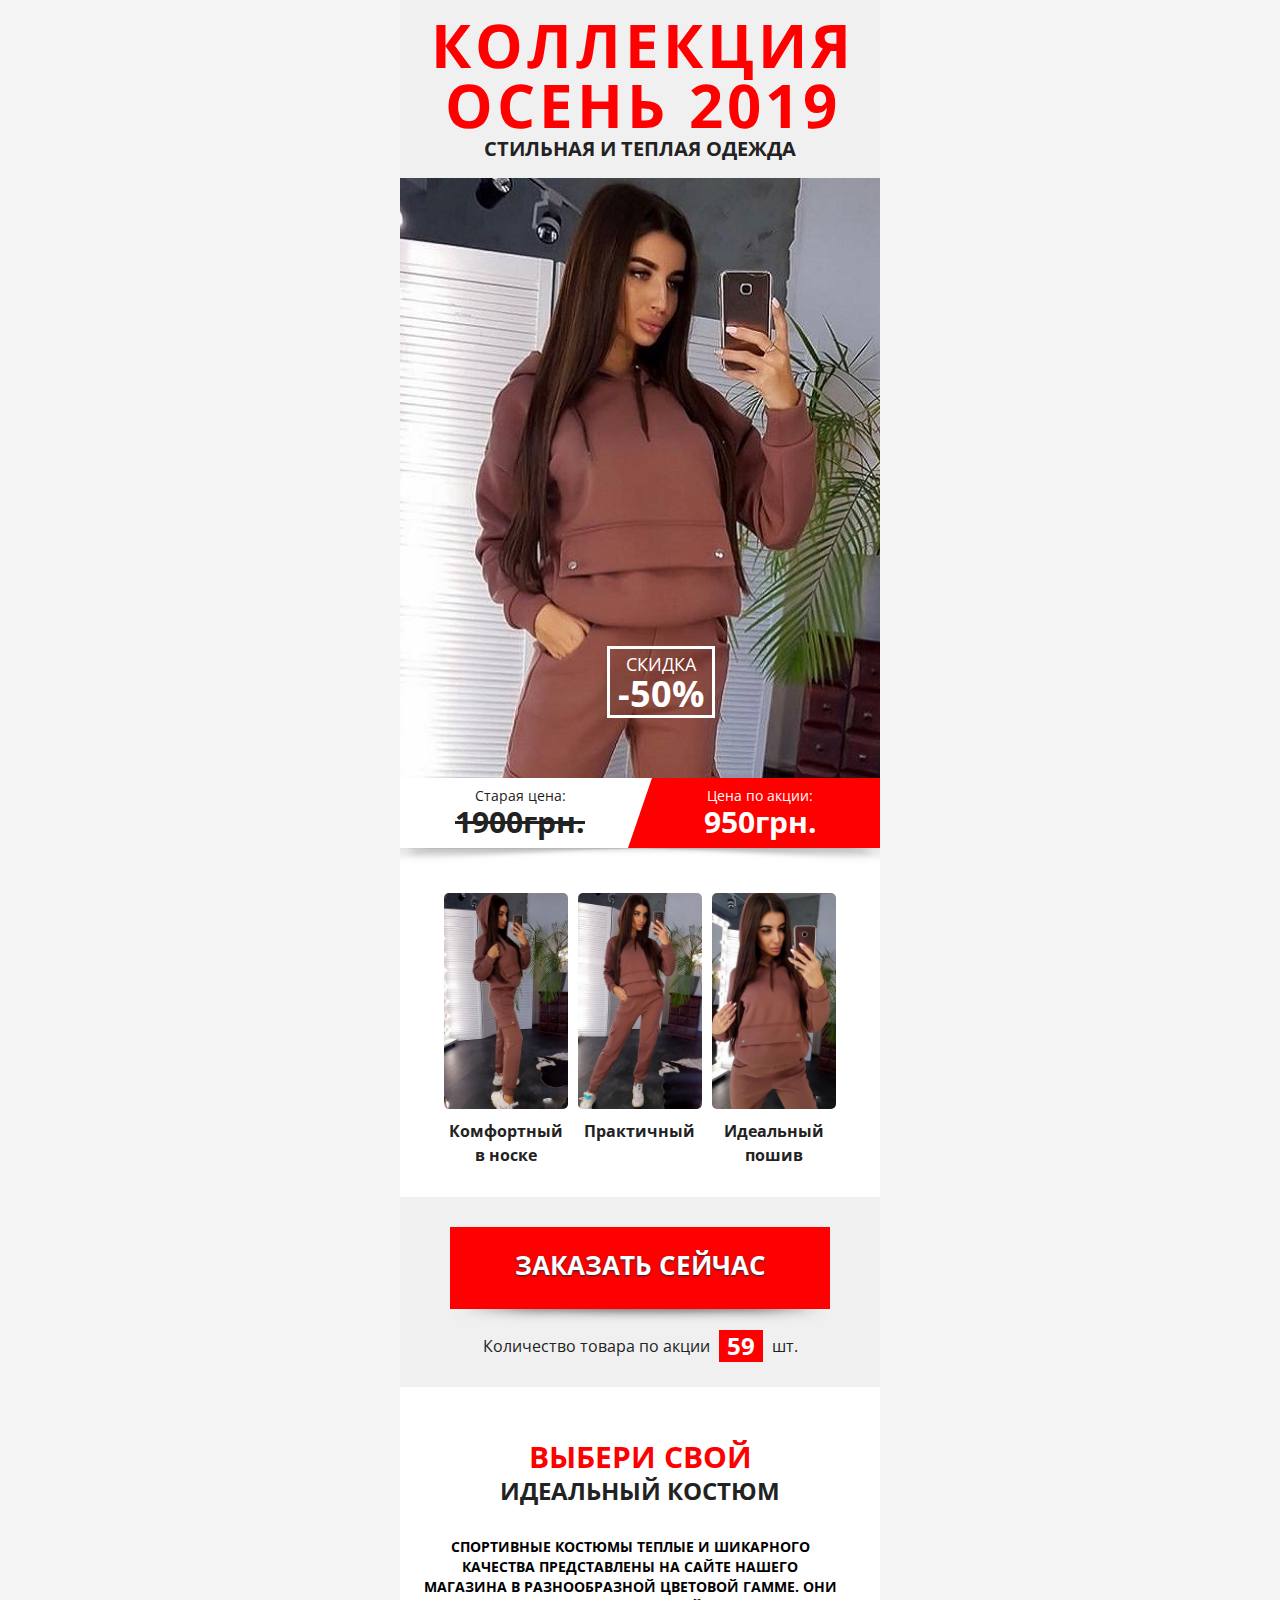
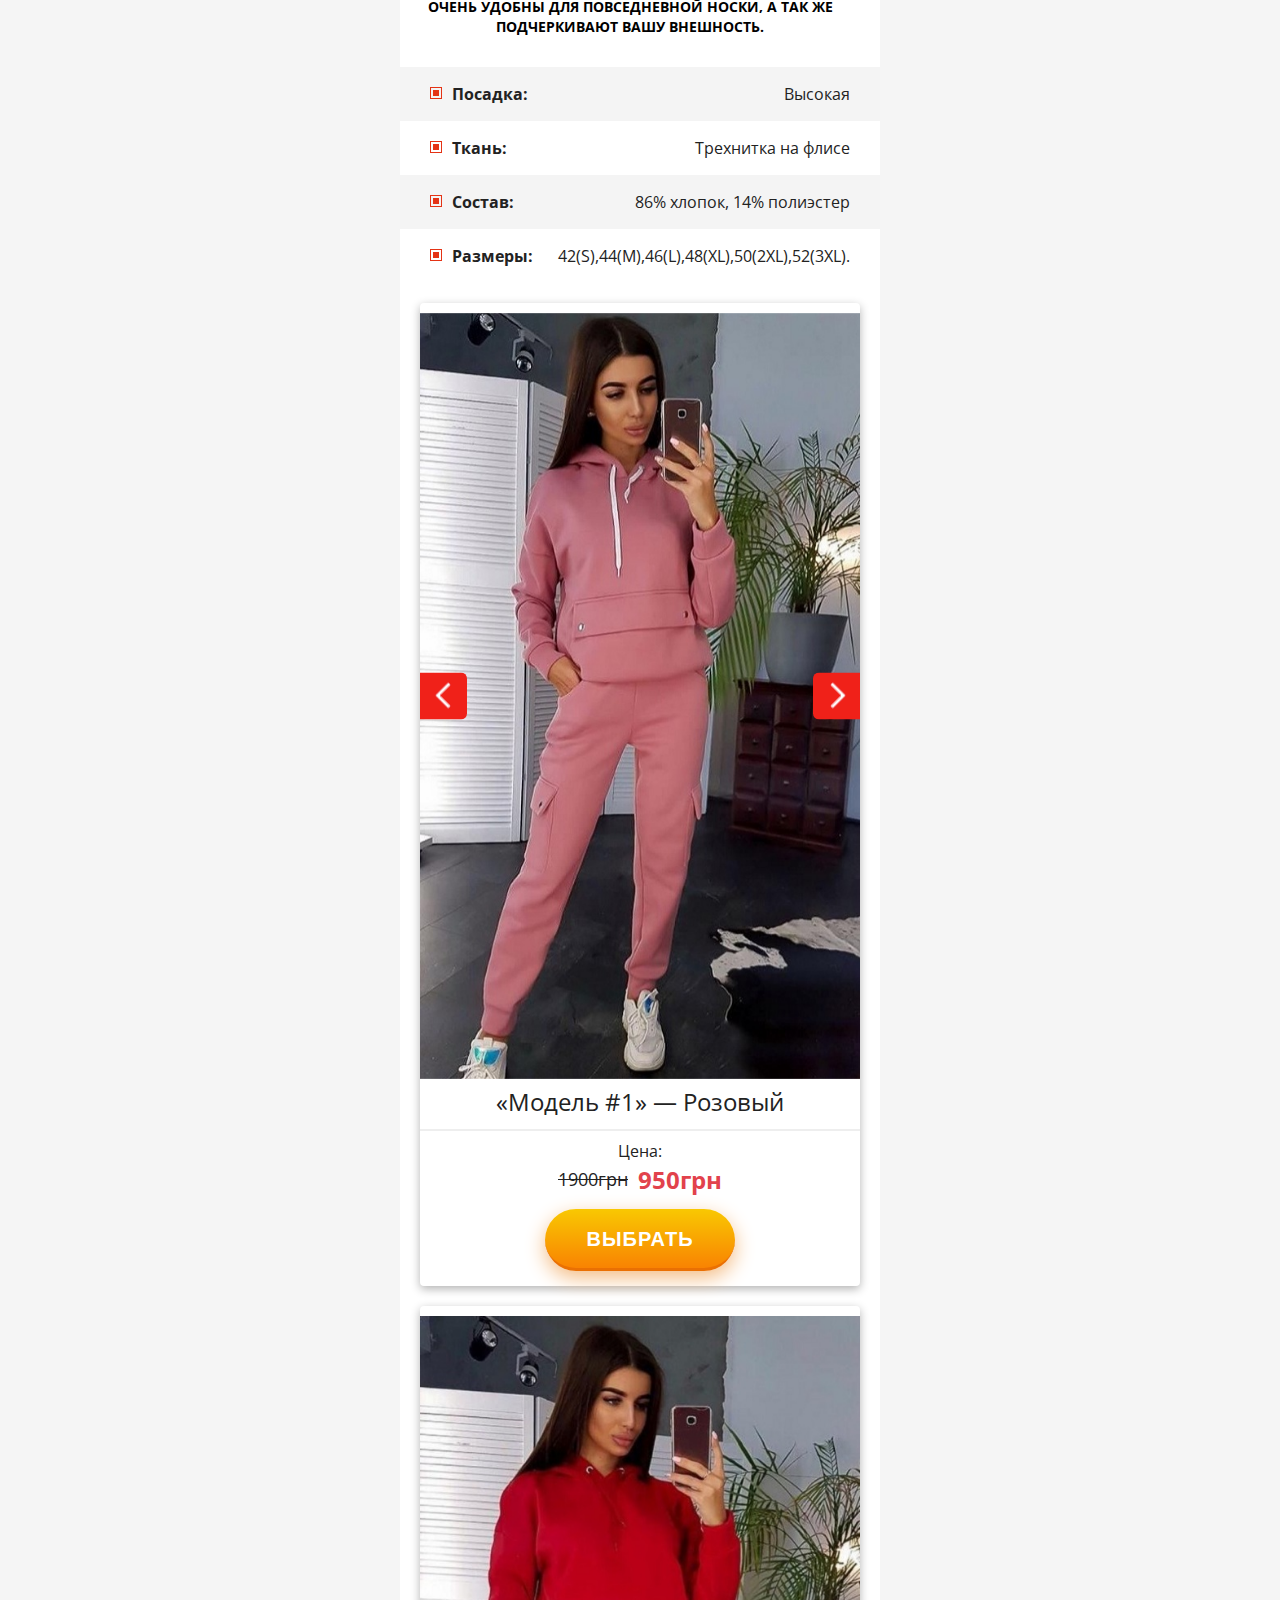
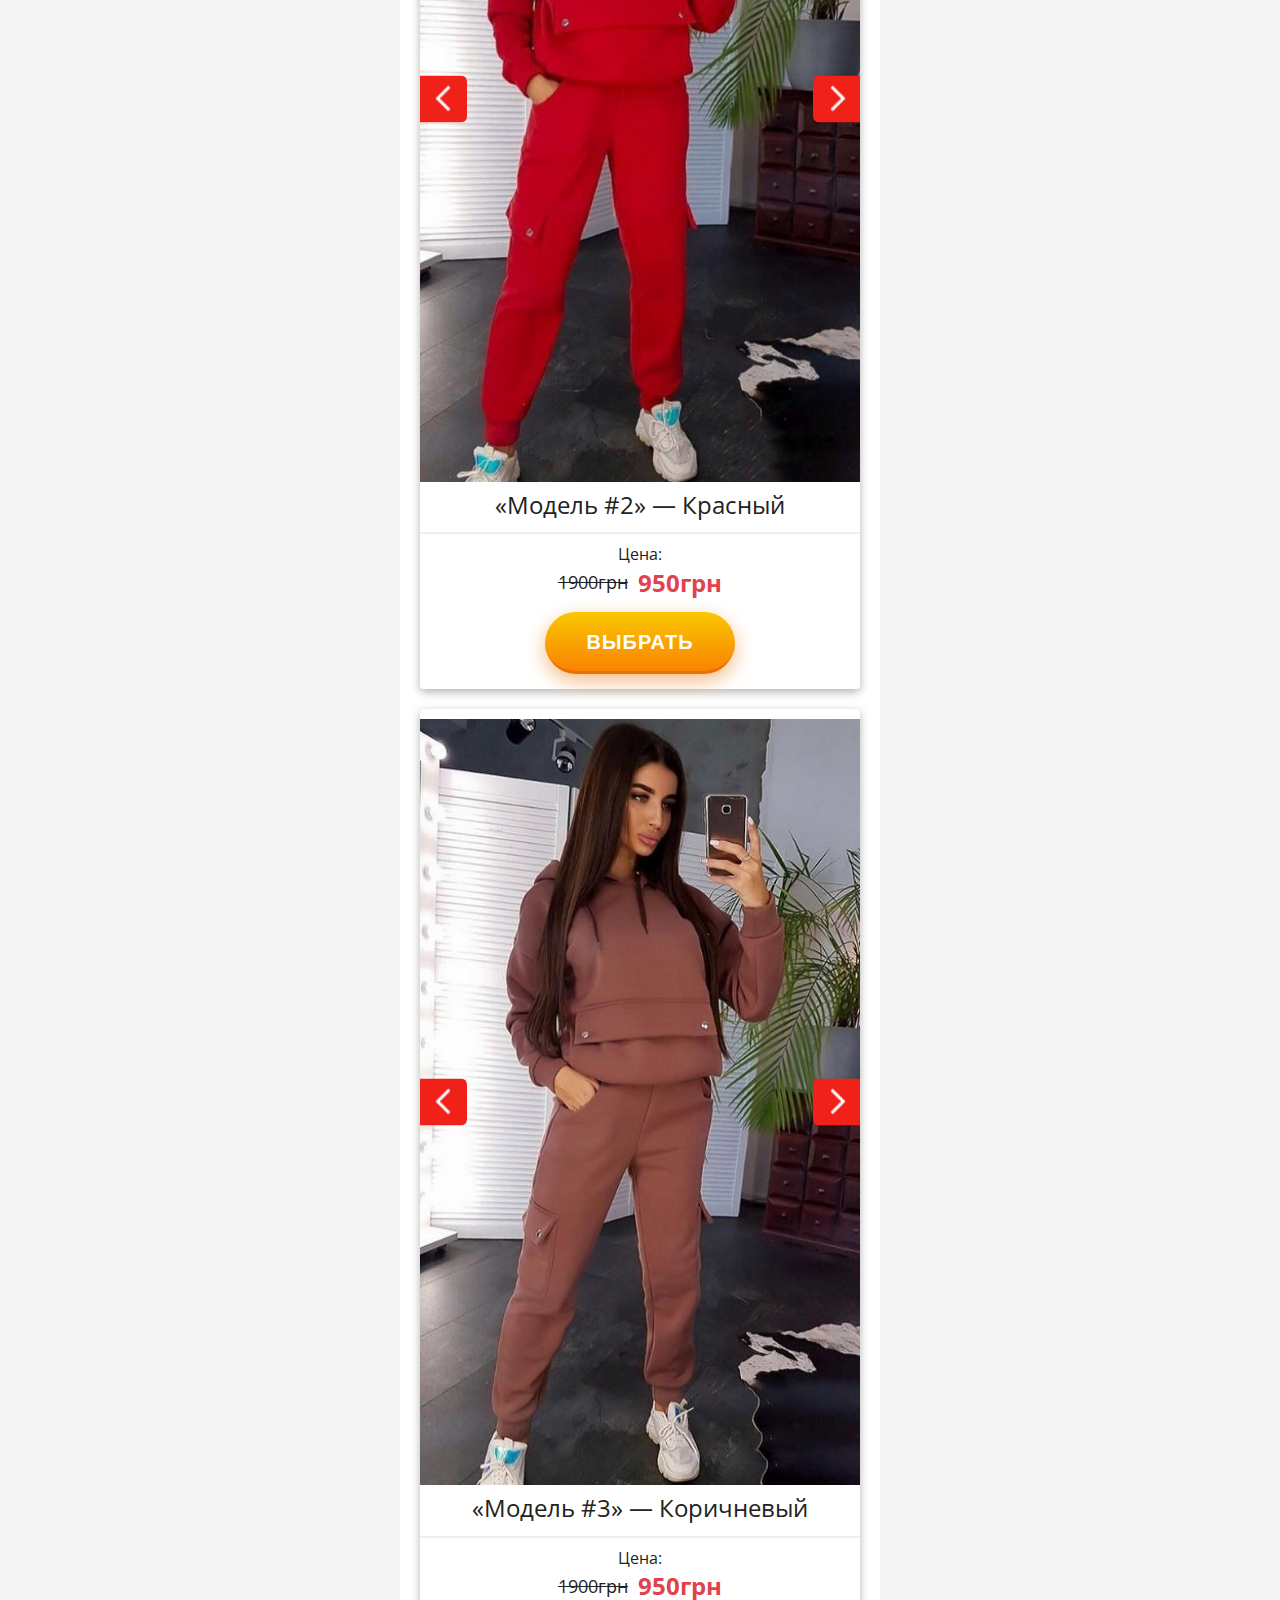
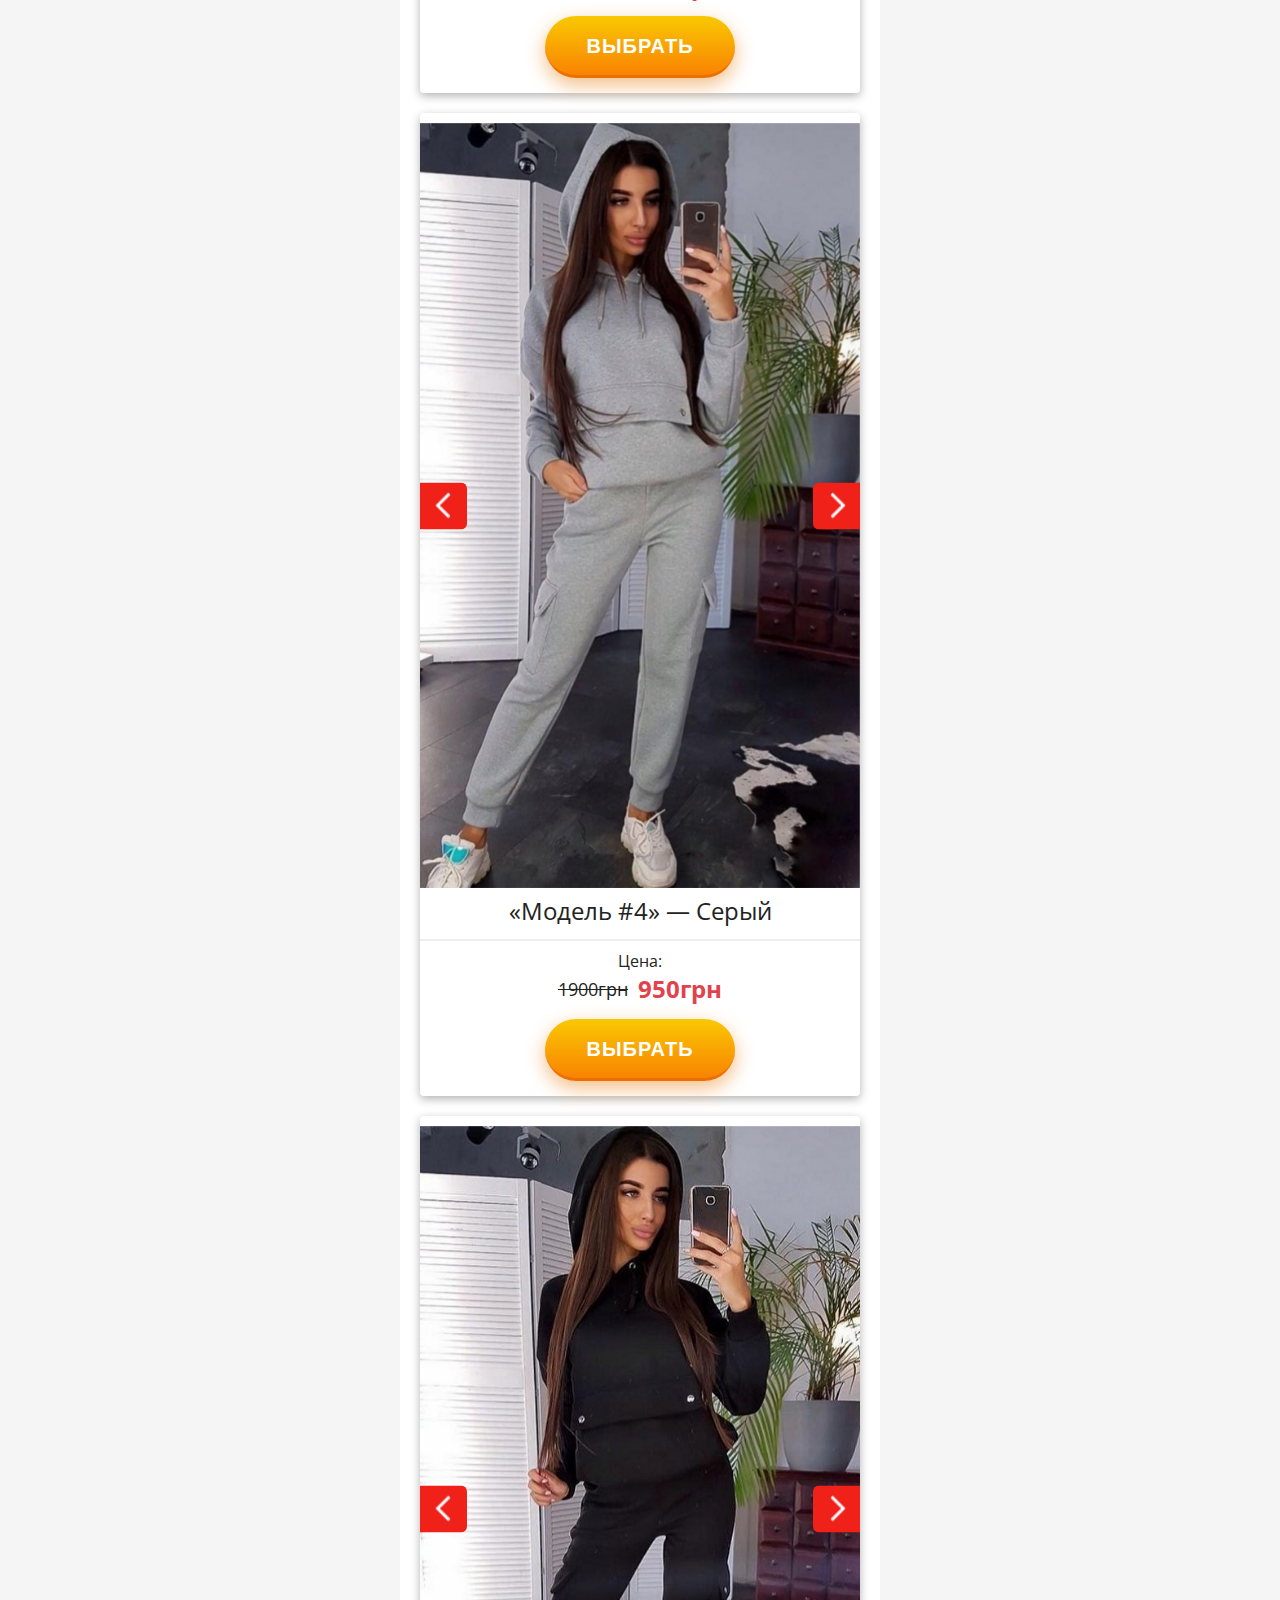
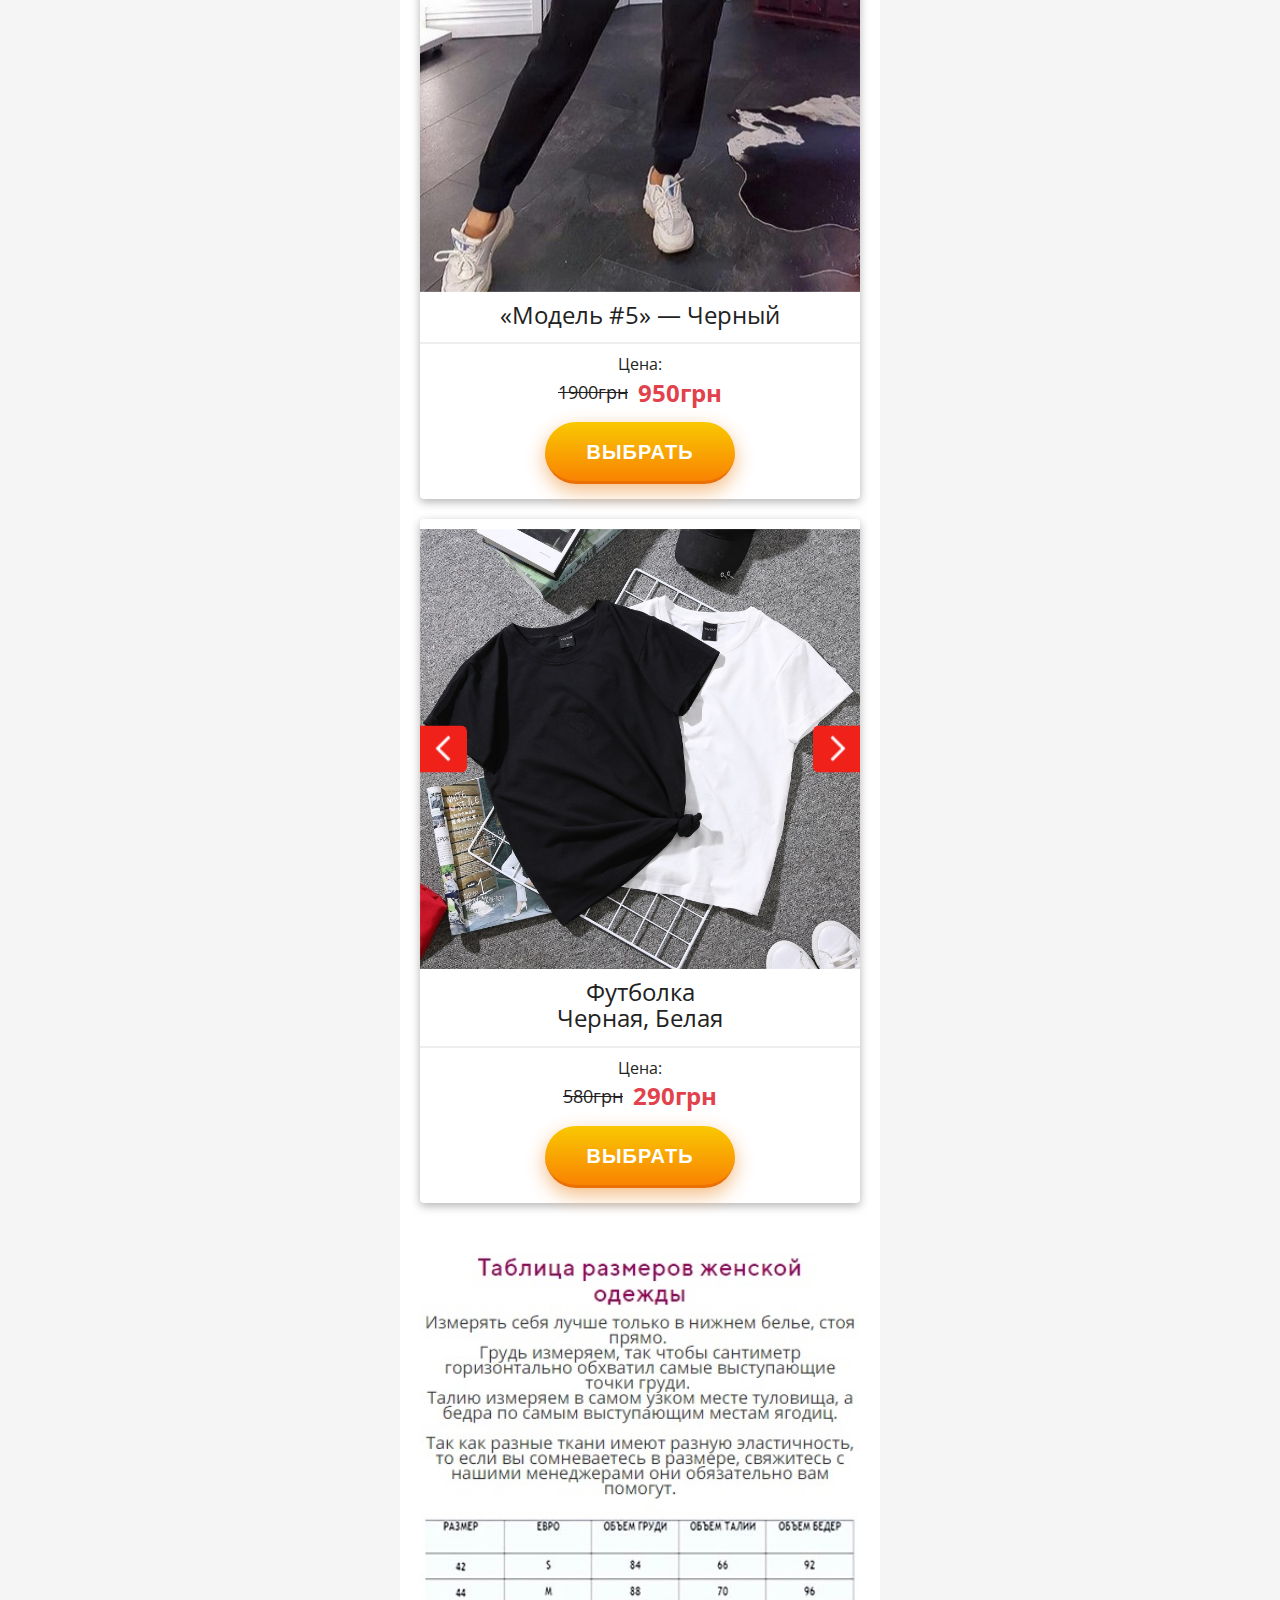
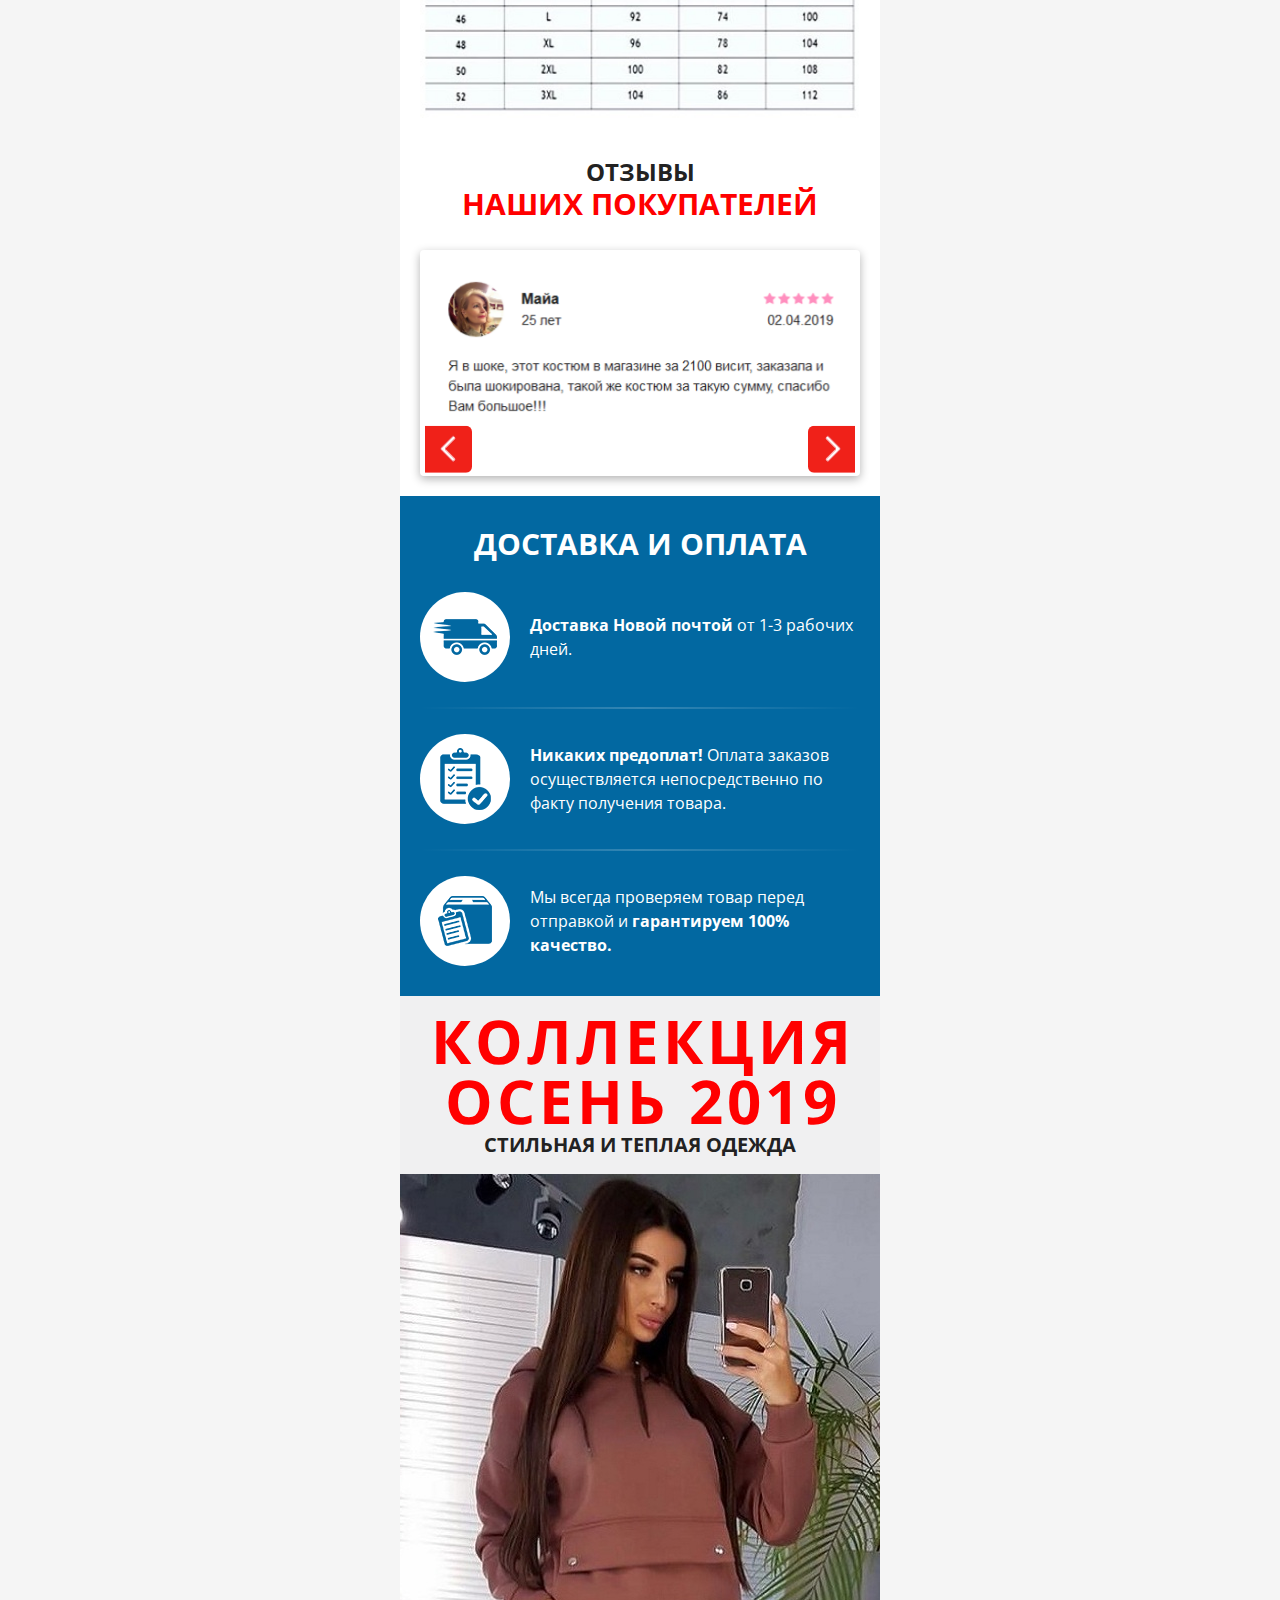
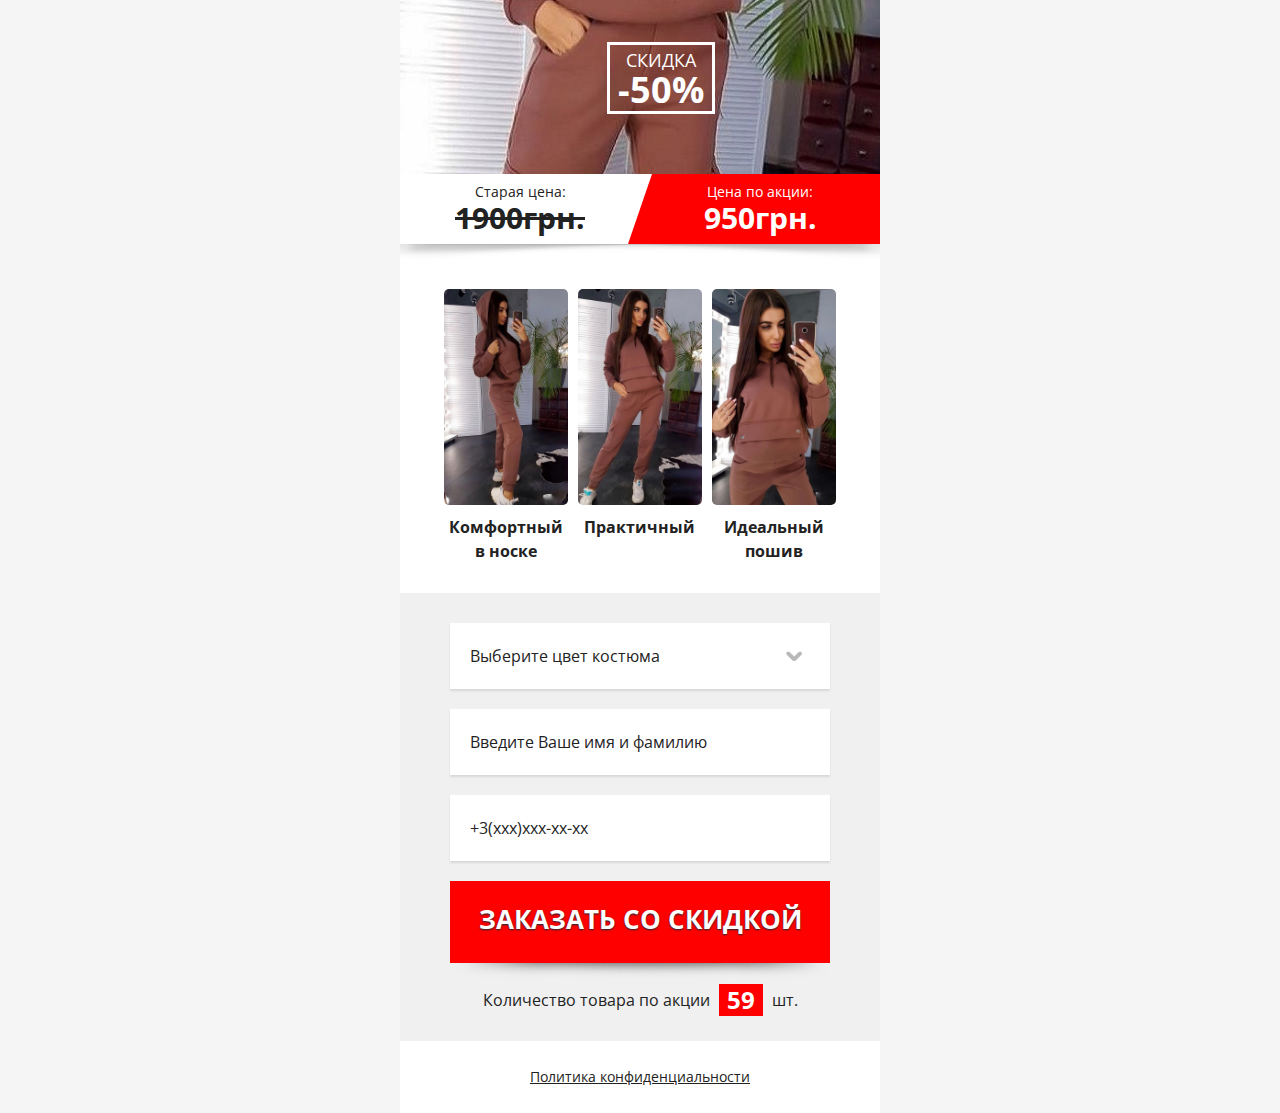
<file: index.html>
<!DOCTYPE html>
<html lang="ru">

<!-- Facebook Pixel Code -->
<script>
    ! function(f, b, e, v, n, t, s) {
        if (f.fbq) return;
        n = f.fbq = function() {
            n.callMethod ?
                n.callMethod.apply(n, arguments) : n.queue.push(arguments)
        };
        if (!f._fbq) f._fbq = n;
        n.push = n;
        n.loaded = !0;
        n.version = '2.0';
        n.queue = [];
        t = b.createElement(e);
        t.async = !0;
        t.src = v;
        s = b.getElementsByTagName(e)[0];
        s.parentNode.insertBefore(t, s)
    }(window, document, 'script',
        'https://connect.facebook.net/en_US/fbevents.js');
    fbq('init', '391275131579039');
    fbq('track', 'PageView');
</script>
<noscript><img height="1" width="1" style="display:none" src="https://www.facebook.com/tr?id=391275131579039&ev=PageView&noscript=1" /></noscript>
<!-- End Facebook Pixel Code -->

<head>
    <meta charset="utf-8">
    <title>Ветрозащитная зимняя парка</title>
    <!-- Favicon -->
    <link rel="shortcut icon" href="favicon.png" type="image/x-icon">



    <meta http-equiv="X-UA-Compatible" content="IE=edge" />
    <meta name="viewport" content="width=480">
    <meta name="description" content="Доставка от 1 дня,выгодное предложение,качественный материал выбор покупателей,успей купить по супер скидке">

    <link href="https://fonts.googleapis.com/css?family=Open+Sans:400,700&display=swap&subset=cyrillic" rel="stylesheet">

    <!-- CSS -->
    <link type="text/css" rel="stylesheet" href="files/heavy_duty_mobile_1/css/owl.carousel.min.css" />
    <link type="text/css" rel="stylesheet" href="files/heavy_duty_mobile_1/css/style.css" />

    <!-- JS -->
    <script src="files/_js/jquery-1.10.2.min.js" type="text/javascript"></script>
    <script type="text/javascript" src="files/_js/validation.js"></script>
    <script type="text/javascript" src="files/_js/ab.min.js"></script>
    <script type="text/javascript" src="files/_js/lastpack.js"></script>
    <script type="text/javascript" src="files/heavy_duty_mobile_1/js/owl.carousel.min.js"></script>
    <script type="text/javascript" src="files/heavy_duty_mobile_1/js/script.js"></script>
    <!-- Facebook Pixel Code -->
<script>
!function(f,b,e,v,n,t,s)
{if(f.fbq)return;n=f.fbq=function(){n.callMethod?
n.callMethod.apply(n,arguments):n.queue.push(arguments)};
if(!f._fbq)f._fbq=n;n.push=n;n.loaded=!0;n.version='2.0';
n.queue=[];t=b.createElement(e);t.async=!0;
t.src=v;s=b.getElementsByTagName(e)[0];
s.parentNode.insertBefore(t,s)}(window, document,'script',
'https://connect.facebook.net/en_US/fbevents.js');
fbq('init', '2511280095625144');
fbq('track', 'PageView');
</script>
<noscript><img height="1" width="1" style="display:none"
src="https://www.facebook.com/tr?id=2511280095625144&ev=PageView&noscript=1"
/></noscript>
<!-- End Facebook Pixel Code -->
</head>

<body>



    <div class="main_wrapper">
        <header class="offer_section">


            <div class="title_block">
                <h1 class="main_title">КОЛЛЕКЦИЯ ОСЕНЬ 2019</h1>
                <p class="subtitle">СТИЛЬНАЯ И ТЕПЛАЯ ОДЕЖДА</p>
            </div>
            <div class="info">
                <div class="discount">Скидка <b>-50%</b></div>
            </div>
            <div class="price_block clearfix">
                <div class="price_item old">
                    <div class="text">Старая цена:</div>
                    <div class="value"><span class="price_land_s2"> 1900</span><span class="price_land_curr">грн.</span></div>
                </div>
                <div class="price_item new">
                    <div class="text">Цена по акции:</div>
                    <div class="value"><span class="price_land_s1">950</span><span class="price_land_curr">грн.</span></div>
                </div>
            </div>
            <div class="benefits_block_wrapp">
                <div class="benefits_block clearfix">
                    <div class="benefit_item">
                        <img src="files/heavy_duty_mobile_1/img/15.jpg" alt="">
                        <p>Комфортный<br> в носке </p>
                    </div>
                    <div class="benefit_item">
                        <img src="files/heavy_duty_mobile_1/img/16.jpg" alt="">
                        <p>Практичный</p>
                    </div>
                    <div class="benefit_item">
                        <img src="files/heavy_duty_mobile_1/img/18.jpg" alt="">
                        <p>Идеальный пошив</p>
                    </div>
                </div>
            </div>
            <div class="button_block">
                <a href="#order_form" class="button">Заказать сейчас</a>
            </div>
            <div class="products_count">Количество товара по акции <span class="lastpack">22</span> шт.</div>
        </header>


        <h1 style="display: none;" class="main_title bg-dark" id="catalog">Каталог<span> моделей</span></h1><br>
        <section class="causes_section">
            <h2>ВЫБЕРИ СВОЙ <br> <span>ИДЕАЛЬНЫЙ КОСТЮМ</span></h2>
            <div class="causes_list clearfix">
                <div class="cause_item">
                    <p>Спортивные костюмы теплые и шикарного качества представлены на сайте нашего магазина в разнообразной цветовой гамме. Они очень удобны для повседневной носки, а так же подчеркивают вашу внешность.</p>
                </div>
            </div>
            <ul class="characteristics__list">
                <li><b>Посадка:</b>&nbsp; Высокая </li>
                <li><b>Ткань:</b>Трехнитка на флисе</li>
                <li><b>Состав:</b>86% хлопок, 14% полиэстер</li>
                <li><b>Размеры:</b>&nbsp; 42(S),44(M),46(L),48(ХL),50(2ХL),52(3ХL).</li>
            </ul>
        </section>
        <div class="catalog_container">
            <div class="cat_item">
                <div class="gallery owl-carousel">
                    <img src="files/heavy_duty_mobile_1/img/8774456476_138567776.jpg">
                    <img src="files/heavy_duty_mobile_1/img/8774456476_1385677761.jpg">
                </div>
                <h4>«Модель #1» — Розовый</h4>
                <div class="prices">
                    <p>Цена:</p>
                    <div class="old">1900грн</div>
                    <div class="new">950грн</div>
                </div>
                <a href="#order_form" class="button-m">Выбрать</a>
            </div>

            <div class="cat_item">
                <div class="gallery owl-carousel">
                    <img src="files/heavy_duty_mobile_1/img/8758291179_138567776.jpg">
                    <img src="files/heavy_duty_mobile_1/img/8758291179_1385677761.jpg">
                </div>
                <h4>«Модель #2» — Красный</h4>
                <div class="prices">
                    <p>Цена:</p>
                    <div class="old">1900грн</div>
                    <div class="new">950грн</div>
                </div>
                <a href="#order_form" class="button-m">Выбрать</a>
            </div>
            <div class="cat_item">
                <div class="gallery owl-carousel">
                    <img src="files/heavy_duty_mobile_1/img/8739099190_138567776.jpg">
                    <img src="files/heavy_duty_mobile_1/img/8739099190_1385677761.jpg">
                </div>
                <h4>«Модель #3» — Коричневый</h4>
                <div class="prices">
                    <p>Цена:</p>
                    <div class="old">1900грн</div>
                    <div class="new">950грн</div>
                </div>
                <a href="#order_form" class="button-m">Выбрать</a>
            </div>
            <div class="cat_item">
                <div class="gallery owl-carousel">
                    <img src="files/heavy_duty_mobile_1/img/8758273461_138567776.jpg">
                    <img src="files/heavy_duty_mobile_1/img/8758273461_1385677761.jpg">
                </div>
                <h4>«Модель #4» — Серый</h4>
                <div class="prices">
                    <p>Цена:</p>
                    <div class="old">1900грн</div>
                    <div class="new">950грн</div>
                </div>
                <a href="#order_form" class="button-m">Выбрать</a>
            </div>
            <div class="cat_item">
                <div class="gallery owl-carousel">
                    <img src="files/heavy_duty_mobile_1/img/8758273461_138567123.jpg">
                    <img src="files/heavy_duty_mobile_1/img/8758273461_1385671231.jpg">
                </div>
                <h4>«Модель #5» — Черный</h4>
                <div class="prices">
                    <p>Цена:</p>
                    <div class="old">1900грн</div>
                    <div class="new">950грн</div>
                </div>
                <a href="#order_form" class="button-m">Выбрать</a>
            </div>
            <div class="cat_item">
                <div class="gallery owl-carousel">
                    <img src="files/heavy_duty_mobile_1/img/81.jpg">
                    <img src="files/heavy_duty_mobile_1/img/84.jpg">
                </div>
                <h4>Футболка <br> Черная, Белая</h4>
                <div class="prices">
                    <p>Цена:</p>
                    <div class="old">580грн</div>
                    <div class="new">290грн</div>
                </div>
                <a href="#order_form" class="button-m">Выбрать</a>
            </div>

            <section class="causes_section">
                <img src="files/heavy_duty_mobile_1/img/99.jpg" alt="" style="width: 100%">
            </section>
            <section class="causes_section">
                <h2><span>Отзывы <br></span> наших покупателей</h2>
            </section>
            <section class="reviews3_section">

                <div class="cat_item">
                    <div class="gallery owl-carousel">
                        <img src="files/heavy_duty_mobile_1/img/kom1.png">
                        <img src="files/heavy_duty_mobile_1/img/kom2.png">
                        <img src="files/heavy_duty_mobile_1/img/kom3.png">
                    </div>
                </div>
                </div>
            </section>
            <section class="order_info_section">
                <h2>Доставка и оплата</h2>
                <div class="info_list">
                    <div class="info_item">
                        <div class="icon_block">
                            <div class="icon"></div>
                        </div>
                        <div class="text_block">
                            <p><b>Доставка Новой почтой</b> от 1-3 рабочих дней. </p>
                        </div>
                    </div>
                    <div class="info_item">
                        <div class="icon_block">
                            <div class="icon"></div>
                        </div>
                        <div class="text_block">
                            <p><b>Никаких предоплат!</b> Оплата заказов осуществляется непосредственно по факту получения товара.</p>
                        </div>
                    </div>
                    <div class="info_item">
                        <div class="icon_block">
                            <div class="icon"></div>
                        </div>
                        <div class="text_block">
                            <p>Мы всегда проверяем товар перед отправкой и <b>гарантируем 100% качество.</b></p>
                        </div>
                    </div>
                </div>
            </section>
            <section class="offer_section">
                <div class="title_block">
                    <h1 class="main_title">КОЛЛЕКЦИЯ ОСЕНЬ 2019</h1>
                    <p class="subtitle">СТИЛЬНАЯ И ТЕПЛАЯ ОДЕЖДА</p>
                </div>
                <div class="info">
                    <div class="discount">Скидка <b>-50%</b></div>
                </div>
                <div class="price_block clearfix">
                    <div class="price_item old">
                        <div class="text">Старая цена:</div>
                        <div class="value"><span class="price_land_s2">1900</span><span class="price_land_curr">грн.</span></div>
                    </div>
                    <div class="price_item new">
                        <div class="text">Цена по акции:</div>
                        <div class="value"><span class="price_land_s1">950</span><span class="price_land_curr">грн.</span></div>
                    </div>
                </div>
                <div class="benefits_block_wrapp">
                    <div class="benefits_block clearfix">
                        <div class="benefit_item">
                            <img src="files/heavy_duty_mobile_1/img/15.jpg" alt="">
                            <p>Комфортный<br> в носке </p>
                        </div>
                        <div class="benefit_item">
                            <img src="files/heavy_duty_mobile_1/img/16.jpg" alt="">
                            <p>Практичный</p>
                        </div>
                        <div class="benefit_item">
                            <img src="files/heavy_duty_mobile_1/img/18.jpg" alt="">
                            <p>Идеальный пошив</p>
                        </div>
                    </div>
                </div>
                <form id="order_form" class="order_form orderformcdn" action="zakaz.php" method="post">
                    <select class="input" name="product_id" required="">
                        <option selected="" disabled="">Выберите цвет костюма</option>
                        <option value="51">Костюм Розовый</option>
                        <option value="52">Костюм Черный</option>
                        <option value="53">Костюм Серый</option>
                        <option value="54">Костюм Коричневый</option>
                        <option value="55">Костюм Красный</option>
                        <option value="32">Футболка Черная</option>
                        <option value="33">Футболка Белая</option>
                    </select>
                    <input class="input" type="text" name="name" placeholder="Введите Ваше имя и фамилию" required="">
                    <input class="input" type="text" name="phone" required="" placeholder="+3(xxx)xxx-xx-xx" maxlength="16">
                    <input type="hidden" name="comment">
                    <input type="hidden" name="utm_source" value="">
                    <input type="hidden" name="utm_medium" value="">
                    <input type="hidden" name="utm_campaign" value="">
                    <input type="hidden" name="utm_term" value="">
                    <input type="hidden" name="utm_content" value="">
                    <div class="button_block">
                        <button class="button" type="submit" onclick="fbq('track', 'Lead');">Заказать со скидкой</button>
                    </div>
                </form>
                <div class="products_count">Количество товара по акции <span class="lastpack">22</span> шт.</div>
            </section>
            <footer class="footer_section">

                <a target="_blank" href="politics.html">Политика конфиденциальности</a><br>

            </footer>
        </div>

        <script>
            (function(w, d, s, h, id) {
                w.roistatProjectId = id;
                w.roistatHost = h;
                var p = d.location.protocol == "https:" ? "https://" : "http://";
                var u = /^.*roistat_visit=[^;]+(.*)?$/.test(d.cookie) ? "/dist/module.js" : "/api/site/1.0/" + id + "/init";
                var js = d.createElement(s);
                js.async = 1;
                js.src = p + h + u;
                var js2 = d.getElementsByTagName(s)[0];
                js2.parentNode.insertBefore(js, js2);
            })(window, document, 'script', 'cloud.roistat.com', '06479a9d8533e343f7ec4a0bb375c9df');
        </script>

</body>

</html>
</file>
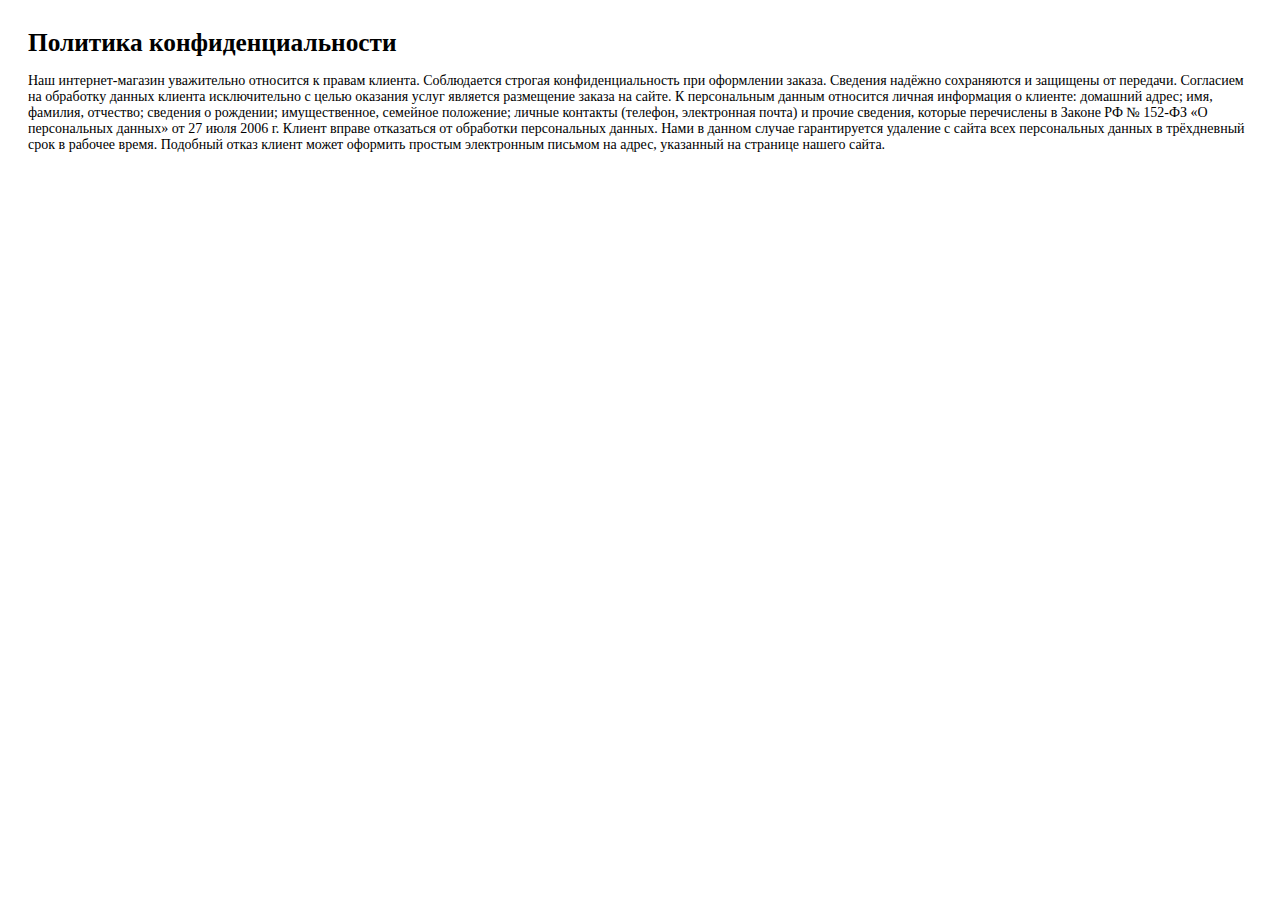
<file: politics.html>
<html>
<head>
	<title>Политика конфиденциальности</title>
<meta charset="UTF-8" />
</head>
<body>
<div style="padding: 20px; font-size: 14px;font-family: 'PT Sans';">
	<h1 style="font-family: 'PT Sans'; padding: 0; margin: 0; margin-bottom: 16px; font-size:19pt; font-weight: bold;">Политика конфиденциальности</h1>
		
Наш интернет-магазин уважительно относится к правам клиента. Соблюдается строгая конфиденциальность при оформлении заказа. Сведения надёжно сохраняются и защищены от передачи.

Согласием на обработку данных клиента исключительно с целью оказания услуг является размещение заказа на сайте.

К персональным данным относится личная информация о клиенте: домашний адрес; имя, фамилия, отчество; сведения о рождении; имущественное, семейное положение; личные контакты (телефон, электронная почта) и прочие сведения, которые перечислены в Законе РФ № 152-ФЗ «О персональных данных» от 27 июля 2006 г.

Клиент вправе отказаться от обработки персональных данных. Нами в данном случае гарантируется удаление с сайта всех персональных данных в трёхдневный срок в рабочее время. Подобный отказ клиент может оформить простым электронным письмом на адрес, указанный на странице нашего сайта.
</body>
</html>
</file>
<file: files/heavy_duty_mobile_1/css/style.css>
/* reset */
html, body, div, span, applet, object, iframe,
h1, h2, h3, h4, h5, h6, p, blockquote, pre,
a, abbr, acronym, address, big, cite, code,
del, dfn, em, img, ins, kbd, q, s, samp,
small, strike, strong, sub, sup, tt, var,
b, u, i, center,
dl, dt, dd, ol, ul, li,
fieldset, form, label, legend,
table, caption, tbody, tfoot, thead, tr, th, td,
article, aside, canvas, details, embed,
figure, figcaption, footer, header, hgroup,
menu, nav, output, ruby, section, summary,
time, mark, audio, video {
    margin: 0;
    padding: 0;
    border: 0;
    font-size: 100%;
    font: inherit;
    vertical-align: baseline;
}

article, aside, details, figcaption, figure,
footer, header, hgroup, menu, nav, section {
    display: block;
}

ol, ul {
    list-style: none;
}

blockquote, q {
    quotes: none;
}

blockquote:before, blockquote:after,
q:before, q:after {
    content: "";
    content: none;
}

table {
    border-collapse: collapse;
    border-spacing: 0;
}

a, input, button {
    outline: none;
}

a {
    background-color: transparent;
    text-decoration: underline;
    -webkit-text-decoration-skip: objects;
}

input, button {
    margin: 0;
    padding: 0;
    border: 0;
    background: none;
    -webkit-appearance: none;
    -moz-appearance: none;
    appearance: none;
}

/* styles */
* {
    -webkit-box-sizing: border-box;
    -moz-box-sizing: border-box;
    box-sizing: border-box;
}

html {
    -webkit-text-size-adjust: none;
    -ms-text-size-adjust: none;
    -moz-text-size-adjust: none;
    text-size-adjust: none;
    -webkit-font-smoothing: antialiased;
    -moz-osx-font-smoothing: grayscale;
}

body {
    min-width: 480px;
    background: #f5f5f5;
    font-family: 'Open Sans', sans-serif;
    font-weight: 400;
    font-size: 16px;
    line-height: 24px;
    color: #222;
    cursor: default;
}

.main_wrapper {
    margin: 0 auto;
    width: 480px;
    background: #fff;
}

.clearfix:after {
    content: "";
    display: block;
    clear: both;
}

img {
    max-width: 100%;
    height: auto;
}

b {
    font-weight: 700;
}

.phone-sites {
    display: flex;
    justify-content: center;
}

.phone-sites a {
    font-size: 22px;
    color: #333;
    padding: 10px;
    text-decoration: none;
}

.phone-site {
    display: flex;
    justify-content: center;
    background: white;
}

.phone-site a {
    font-size: 22px;
    color: #333;
    padding: 10px;
    text-decoration: none;
    padding-top: 30px;
}

.cat_item .sales b {
    color: #e2424c;
    font-size: 18px;
    line-height: 1.2em;
    transform: rotate(-47deg);
    display: block;
    margin: 3px 0 0 5px;
}

.cat_item {
    letter-spacing: normal;
    background: #fff;
    margin: 0 20px 20px 20px;
    -webkit-box-shadow: 0px 3px 10px 0px rgba(0, 0, 0, 0.3);
    -moz-box-shadow: 0px 3px 10px 0px rgba(0, 0, 0, 0.3);
    box-shadow: 0px 3px 10px 0px rgba(0, 0, 0, 0.3);
    border-radius: 4px;
    position: relative;
    padding-top: 10px;
    padding-bottom: 15px;
}

.cat_item .sales {
    position: absolute;
    top: 0;
    left: 0;
    width: 81px;
    height: 81px;
    background: url(../images/catalog_price.png) 50% 50% no-repeat;
    overflow: hidden;
}

.cat_item>img {
    display: block;
    margin: 0px auto;
}

.cat_item>h4 {
    font-size: 24px;
    line-height: 1.1em;
    text-align: center;
    padding: 10px 0 14px;
    border-bottom: 2px solid #eeeeee;
    margin-bottom: 8px;
}

.cat_item .prices {
    text-align: center;
    margin-bottom: 16px;
}

.cat_item .prices p {
    font-size: 16px;
    margin-bottom: 3px;
}

.cat_item .prices .old {
    font-size: 18px;
    line-height: 1.2em;
    text-decoration: line-through;
}

.cat_item .prices div {
    display: inline-block;
    vertical-align: middle;
    margin: 0 3px;
}

.cat_item .prices .new {
    color: #e2424c;
    font-size: 24px;
    line-height: 1.1em;
    font-weight: 700;
}

.cat_item a.button-m {
    width: 190px;
    height: 62px;
    line-height: 60px;
    border-bottom: 3px #ea7003 solid;
    font-size: 20px;
}

.button-m {
    border: none;
    cursor: pointer;
    font-family: 'Proxima Nova', sans-serif;
    font-weight: 700;
    text-transform: uppercase;
    height: 86px;
    width: 400px;
    display: block;
    border-radius: 40px;
    line-height: 80px;
    text-decoration: none;
    text-align: center;
    background: linear-gradient(to bottom, #f9c802, #f98302);
    border-bottom: 4px solid #ea7003;
    -webkit-box-shadow: 0px 7px 20px 0px rgba(244, 189, 133, 1);
    -moz-box-shadow: 0px 7px 20px 0px rgba(244, 189, 133, 1);
    box-shadow: 0px 7px 20px 0px rgba(244, 189, 133, 1);
    font-size: 28px;
    letter-spacing: 1px;
    margin: 0px auto;
    color: #fff;
    position: relative;
}

/* button */
.button_block {
    margin: 0 auto;
    width: 380px;
    height: 82px;
    position: relative;
}

.button_block:before {
    display: block;
    content: '';
    width: 100%;
    height: 17px;
    background: url("../img/button_shadow.png") center top no-repeat;
    position: absolute;
    left: 0;
    bottom: -17px;
}

.button_block .button {
    display: block;
    width: 100%;
    height: 76px;
    background: red;
    -webkit-box-shadow: 0 6px 0 #025786;
    -moz-box-shadow: 0 6px 0 #e39b00;
    box-shadow: 0 6px 0 red;
    font-family: 'Open Sans', sans-serif;
    font-weight: 700;
    font-size: 26px;
    line-height: 76px;
    color: #ffffff;
    text-shadow: 0 1px 2px #182b35;
    text-transform: uppercase;
    text-decoration: none;
    text-align: center;
    cursor: pointer;
    position: relative;
}

.button_block .button:hover {
    background: #0083CC;
}

.button_block .button:active {
    -webkit-box-shadow: 0 5px 0 #0268a1;
    -moz-box-shadow: 0 5px 0 #0268a1;
    box-shadow: 0 5px 0 #0268a1;
    top: 1px;
}

/* titles */
h2 {
    font-weight: 700;
    font-size: 30px;
    line-height: 36px;
    text-transform: uppercase;
    text-align: center;
}

/* offer */
.offer_section {
    padding: 0 0 25px;
    background: #f0f0f1;
}

.offer_section .title_block {
    padding: 15px 20px;
    font-weight: 700;
    text-transform: uppercase;
    text-align: center;
}

.offer_section .title_block .main_title {
    margin: 0 0 0 5px;
    font-size: 60px;
    line-height: 60px;
    letter-spacing: 4px;
    color: red;
}

.offer_section .title_block .subtitle {
    font-size: 20px;
    line-height: 28px;
}

.offer_section .info {
    padding: 85px 0 0;
    height: 600px;
    background: #153c58 url("../img/offer-bg.jpg") center top no-repeat;
    position: relative;
}

.offer_section .info .country {
    margin: 0 0 35px 60px;
    font-weight: 700;
    font-size: 14px;
    line-height: 20px;
    color: #fff;
    text-transform: uppercase;
}

/*sect4*/
.causes_section .benefit_item {
    margin: 0 0 10px;
    padding: 20px 200px 0 20px;
    height: 250px;
    background: #1e2223;
}

.causes_section .benefit_item:nth-child(1) {
    background: #1e2223 url(../img/s4_benef1.jpg) 100% 50% no-repeat;
}

.causes_section .benefit_item:nth-child(2) {
    background: #1e2223 url(../img/s4_benef2.jpg) 100% 50% no-repeat;
}

.causes_section .benefit_item:nth-child(3) {
    background: #1e2223 url(../img/s4_benef3.jpg) 100% 50% no-repeat;
}

.causes_section .benefit_item>h3 {
    text-transform: uppercase;
    font-family: 'Bebas Neue', sans-serif;
    color: #76e4e8;
    font-weight: 700;
    font-size: 30px;
    line-height: 1.1em;
    margin-bottom: 25px;
}

.causes_section .benefit_item>ul>li {
    color: #fff;
    padding: 0 0 0 25px;
    line-height: 1.6em;
    background: url(../img/benef_ul.png) 0% 6px no-repeat;
    margin-bottom: 22px;
}

.causes_section .product_count {
    color: #222;
}

.offer_section .info .discount {
    position: absolute;
    width: 108px;
    font-size: 18px;
    line-height: 30px;
    text-transform: uppercase;
    text-align: center;
    right: 165px;
    bottom: 60px;
    color: #fff;
    border: 3px solid #fff;
}

.offer_section .info .discount b {
    font-size: 36px;
    color: white;
}

.offer_section .price_block {
    margin: 0;
    position: relative;
}

.offer_section .price_block:before {
    display: block;
    content: '';
    width: 100%;
    height: 21px;
    background: url("../img/offer__price_shadow.png") center top no-repeat;
    position: absolute;
    left: 0;
    bottom: -21px;
}

.offer_section .price_block .price_item {
    float: left;
    padding: 11px 0 0;
    width: 50%;
    height: 70px;
    text-align: center;
}

.offer_section .price_block .price_item.old {
    background: #fff;
}

.offer_section .price_block .price_item.old:after {
    display: block;
    content: '';
    border-bottom: 70px solid red;
    border-left: 24px solid #fff;
    position: absolute;
    top: 0;
    left: 50%;
    margin-left: -12px;
}

.offer_section .price_block .price_item.new {
    background: red;
    color: #fff;
}

.offer_section .price_block .text {
    margin: 0 0 4px;
    font-size: 14px;
    line-height: 14px;
}

.offer_section .price_block .value {
    font-weight: 700;
    font-size: 30px;
    line-height: 30px;
}

.offer_section .price_block .price_item.old .value {
    text-decoration: line-through;
}

.offer_section .products_count {
    margin: 25px 0 0;
    text-align: center;
}

.offer_section .products_count span {
    display: inline-block;
    vertical-align: middle;
    margin: -4px 5px 0;
    padding: 4px 8px;
    background: red;
    font-weight: 700;
    font-size: 24px;
    color: #fff;
}

.offer_section .input {
    display: block;
    margin: 0 auto 20px;
    padding: 0 20px;
    width: 380px;
    height: 66px;
    background-color: #fff;
    -webkit-box-shadow: 0 2px 2px rgba(0, 0, 0, 0.1);
    -moz-box-shadow: 0 2px 2px rgba(0, 0, 0, 0.1);
    box-shadow: 0 2px 2px rgba(0, 0, 0, 0.1);
    font-family: 'Open Sans', sans-serif;
    font-weight: 400;
    font-size: 16px;
    color: #222;
    text-align: left;
}

.offer_section .input::-webkit-input-placeholder {
    opacity: 1;
    color: #222;
}

.offer_section .input:-moz-placeholder {
    opacity: 1;
    color: #222;
}

.offer_section .input::-moz-placeholder {
    opacity: 1;
    color: #222;
}

.offer_section .input:-ms-input-placeholder {
    opacity: 1;
    color: #222;
}

.offer_section .input:focus::-webkit-input-placeholder {
    opacity: 0;
}

.offer_section .input:focus:-moz-placeholder {
    opacity: 0;
}

.offer_section .input:focus::-moz-placeholder {
    opacity: 0;
}

.offer_section .input:focus:-ms-input-placeholder {
    opacity: 0;
}

.offer_section .benefits_block_wrapp {
    background: #fff;
    padding: 45px 0 5px;
    margin-bottom: 30px;
}

.offer_section .benefits_block {
    margin: 0 auto 25px;
    width: 402px;
}

.offer_section .benefits_block .benefit_item {
    float: left;
    padding: 0 5px;
    width: 33.333333%;
    text-align: center;
    font-weight: 700;
}

.offer_section .benefits_block img {
    display: block;
    margin: 0 auto 10px;
    -webkit-border-radius: 5px;
    -moz-border-radius: 5px;
    border-radius: 5px;
}

/* causes */
.causes_section {
    padding: 30px 20px 0;
}

.causes_section h2 {
    margin: 0 0 30px;
    line-height: 32px;
    color: red;
}

.causes_section h2 span {
    font-size: 24px;
    color: #222;
    font-weight: 700;
}

.causes_section .cause_item {
    float: left;
    margin: 0 20px 30px 0;
    /*width: 210px;*/
}

.causes_section .cause_item:nth-child(even) {
    margin: 0 0 30px;
}

.gallery .owl-prev,
.gallery .owl-next {
    position: absolute;
    top: 50%;
    transform: translateY(-50%);
    width: 47px;
    height: 47px;
}
.reviews3_section .gallery .owl-prev,
.reviews3_section .gallery .owl-next {
    position: absolute;
    top: 50%;
    transform: translateY(140%);
    width: 47px;
    height: 47px;
}

.gallery .owl-prev {
    background: #f02119 url(../img/gallery_arrow.png) 0% 50% no-repeat;
    border-radius: 0 6px 6px 0;
    left: 0;
}

.gallery .owl-next {
    background: #f02119 url(../img/gallery_arrow.png) 100% 50% no-repeat;
    border-radius: 6px 0 0 6px;
    right: 0;
}

.reviews3_section .gallery .owl-prev {
    background: #f02119 url(../img/gallery_arrow.png) 0% 50% no-repeat;
    border-radius: 0 6px 6px 0;
    left: 5px;
}

.reviews3_section .gallery .owl-next {
    background: #f02119 url(../img/gallery_arrow.png) 100% 50% no-repeat;
    border-radius: 6px 0 0 6px;
    right: 5px;
}
.causes_section .cause_item .image_block {
    margin: 0 0 25px;
    /*height: 160px;*/
    position: relative;
}

.causes_section .cause_item .overlay {
    width: 410px;
    height: 340px;
    background: red;
    -webkit-transform: rotate(4deg);
    -moz-transform: rotate(4deg);
    -ms-transform: rotate(4deg);
    -o-transform: rotate(4deg);
    transform: rotate(4deg);
    position: absolute;
    top: 0;
    left: 0;
}

.causes_section .cause_item img {
    display: block;
    border: 1px solid #e6e6e6;
    position: relative;
    z-index: 10;
}

.causes_section .cause_item p {
    font-weight: 700;
    font-size: 14px;
    line-height: 20px;
    color: #000;
    text-transform: uppercase;
    text-align: center;
}

.characteristics__list {
    margin-left: -20px;
    margin-right: -20px;
    margin-bottom: 20px;
}

.characteristics__list li {
    padding: 15px 30px 15px 52px;
    text-align: right;
    position: relative;
}

.characteristics__list li:nth-child(odd) {
    background: #f4f4f4;
}

.characteristics__list li:before {
    -webkit-box-sizing: border-box;
    -moz-box-sizing: border-box;
    box-sizing: border-box;
    display: block;
    content: '';
    width: 12px;
    height: 12px;
    border: 1px solid #e43315;
    background: #e43315;
    -webkit-box-shadow: 0 0 0 2px #fff inset;
    -moz-box-shadow: 0 0 0 2px #fff inset;
    box-shadow: 0 0 0 2px #fff inset;
    position: absolute;
    top: 20px;
    left: 30px;
}

.characteristics__list li:nth-child(odd):before {
    -webkit-box-shadow: 0 0 0 2px #f4f4f4 inset;
    -moz-box-shadow: 0 0 0 2px #f4f4f4 inset;
    box-shadow: 0 0 0 2px #f4f4f4 inset;
}

.characteristics__list li b {
    float: left;
}

.main_title.bg-dark {
    font-size: 40px;
    text-align: center;
    color: #fff;
    text-transform: uppercase;
    line-height: 1.05em;
    padding: 19px 0 19px;
    background: #2e3743;
    font-weight: 800;
}

/* benefits */
.benefits_section {
    padding: 30px 20px;
    background: #e9e9e9;
}

.benefits_section h2 {
    margin: 0 0 30px;
    line-height: 32px;
}

.benefits_section h2 span {
    font-size: 22px;
    color: red;
}

.benefits_section img {
    display: block;
    margin: 0 auto 30px;
}

.benefits_section ul {
    margin: 0 20px;
}

.benefits_section ul li {
    margin: 0 0 10px;
    padding: 0 0 0 33px;
    min-height: 27px;
    background: url("../img/benefits__tick_icon.png") left top no-repeat;
    font-size: 14px;
    line-height: 22px;
    text-transform: uppercase;
}

.benefits_section ul li:last-child {
    margin: 0;
}

.benefits_section ul li b {
    color: red;
}

/* about */
.about_section {
    padding: 30px 20px;
}

.about_section h2 {
    margin: 0 0 30px;
}

.about_section h2 span {
    color: #0268a1;
}

.about_section img {
    display: block;
}

.about_section .country {
    margin: -66px 240px 50px 78px;
    line-height: 22px;
    text-transform: uppercase;
}

.about_section .country b {
    color: #0268a1;
    white-space: nowrap;
}

.about_section p {
    margin: 0 0 30px;
    text-align: center;
}

/* opinion */
.opinion_section {
    padding: 20px 20px 30px;
    background: #e9e9e9 url("../img/opinion__bg.jpg") center top no-repeat;
}

.opinion_section h2 {
    margin: 0 10px 10px 260px;
    color: #fff;
    text-align: right;
}

.opinion_section .author_info {
    margin: 0 10px 50px 270px;
    font-size: 14px;
    line-height: 22px;
    color: #fff;
    text-align: right;
}

.opinion_section .author_info .name {
    font-weight: 700;
    text-transform: uppercase;
}

.opinion_section p {
    padding: 0 0 65px;
    background: url("../img/opinion__signature.png") right bottom no-repeat;
    text-align: center;
}

/* reviews */
.reviews_section {
    padding: 30px 20px;
    text-align: center;
}

.reviews_section h2 {
    margin: 0 0 30px;
}

.reviews_section .review_item img {
    display: block;
    margin: 0 auto 30px;
    width: 172px;
    border: 6px solid red;
    -webkit-border-radius: 50%;
    -moz-border-radius: 50%;
    border-radius: 50%;
    background: red;
}

.reviews_section .author_info {
    margin: 0 0 30px;
    font-size: 18px;
    text-transform: uppercase;
}

.reviews_section .owl-prev,
.reviews_section .owl-next {
    width: 25px;
    height: 42px;
    background-image: url("../img/reviews__arrows.png");
    background-repeat: no-repeat;
    position: absolute;
    top: 194px;
}

.reviews_section .owl-prev {
    background-position: left center;
    left: 50px;
}

.reviews_section .owl-next {
    background-position: right center;
    right: 50px;
}

/* order info */
.order_info_section {
    padding: 30px 20px;
    background: #0268a1;
    color: #fff;
}

.order_info_section h2 {
    margin: 0 0 30px;
}

.order_info_section .info_item {
    display: table;
    margin: 0 0 25px;
    padding: 0 0 27px;
    width: 100%;
    position: relative;
}

.order_info_section .info_item:last-child {
    margin: 0;
    padding: 0;
}

.order_info_section .info_item:before {
    display: block;
    content: '';
    width: 100%;
    height: 2px;
    background: -webkit-gradient(linear, left top, right top, from(rgba(255, 255, 255, 0)), color-stop(50%, rgba(255, 255, 255, 0.2)), to(rgba(255, 255, 255, 0)));
    background: -webkit-linear-gradient(left, rgba(255, 255, 255, 0) 0%, rgba(255, 255, 255, 0.2) 50%, rgba(255, 255, 255, 0) 100%);
    background: -moz-linear-gradient(left, rgba(255, 255, 255, 0) 0%, rgba(255, 255, 255, 0.2) 50%, rgba(255, 255, 255, 0) 100%);
    background: -o-linear-gradient(left, rgba(255, 255, 255, 0) 0%, rgba(255, 255, 255, 0.2) 50%, rgba(255, 255, 255, 0) 100%);
    background: linear-gradient(to right, rgba(255, 255, 255, 0) 0%, rgba(255, 255, 255, 0.2) 50%, rgba(255, 255, 255, 0) 100%);
    position: absolute;
    left: 0;
    bottom: 0;
}

.order_info_section .info_item:last-child:before {
    display: none;
}

.order_info_section .info_item .icon_block {
    display: table-cell;
    vertical-align: middle;
    width: 90px;
}

.order_info_section .info_item .icon {
    width: 90px;
    height: 90px;
    -webkit-border-radius: 50%;
    -moz-border-radius: 50%;
    border-radius: 50%;
    background-color: #fff;
    background-position: center;
    background-repeat: no-repeat;
}

.order_info_section .info_item:first-child .icon {
    background-image: url("../img/order_steps__step1_icon.png");
}

.order_info_section .info_item:nth-child(2) .icon {
    background-image: url("../img/order_steps__step2_icon.png");
}

.order_info_section .info_item:last-child .icon {
    background-image: url("../img/order_steps__step3_icon.png");
}

.order_info_section .info_item .text_block {
    display: table-cell;
    vertical-align: middle;
    padding: 0 0 0 20px;
}

/* footer */
.footer_section {
    padding: 25px 0;
    font-size: 14px;
    line-height: 22px;
    text-align: center;
}

.footer_section img {
    display: block;
    margin: 0 auto 10px auto;
}

.footer_section a {
    color: #222;
}

.reviews1_section .review_item {
    margin: 0 0 30px;
    padding: 25px;
    background: #fff;
    -webkit-box-shadow: 0 0 27px rgba(2, 2, 2, 0.1);
    -moz-box-shadow: 0 0 27px rgba(2, 2, 2, 0.1);
    box-shadow: 0 0 27px rgba(2, 2, 2, 0.1);
}

.reviews1_section .review_item:last-child {
    margin: 0;
}

.reviews1_section .review_item h4 {
    margin: 0 0 15px -25px;
    padding: 0 0 0 21px;
    border-left: 4px solid #999;
    font-weight: 700;
    font-size: 16px;
    line-height: 24px;
    text-transform: uppercase;
}

.reviews1_section .review_item p {
    margin: 0 0 25px;
}

.reviews1_section .author_block {
    padding: 0 50px 0 0;
    background: url(../img/quote1_icon.png) right center no-repeat;
}

.reviews1_section .author_block img {
    display: block;
    float: left;
    width: 60px;
    -webkit-border-radius: 50%;
    -moz-border-radius: 50%;
    border-radius: 50%;
}

.reviews1_section .author_block .author_info {
    float: left;
    margin: 6px 0 0 20px;
    width: 240px;
}

.reviews1_section .author_block .name {
    font-weight: 700;
    font-size: 16px;
    line-height: 24px;
}

.copyright {
    font-size: 14px;
    text-align: center;
    padding: 20px 0;
    color: #6C6E6F;
}

.copyright p {
    width: 100%;
    text-align: center;
    padding: 0;
    margin: 0;
}

.copyright br {
    display: none;
}

.copyright img {
    margin: 10px auto !important;
    max-width: 100%;
}

.copyright a {
    color: #6C6E6F;
    text-decoration: none;
}

.copyright a:hover {
    color: #FF0069;
    text-decoration: none;
}

.errField {
    display: none;
    font-size: 14px;
    background: #f00;
    color: #fff;
    text-align: center;
    padding: 10px;
    margin-bottom: 10px;
}

.errorMessage {
    font-size: 11px;
    background: rgba(255, 0, 0, 0.64);
    color: #fff;
    text-align: center;
    padding: 5px 10px;
    position: absolute;
    margin: 38px 0 0;
    z-index: 99999;
}

/* select */
select {
    background-image: url(../img/select.png);
    background-repeat: no-repeat;
    background-position: 92% center;
	-webkit-background-size: 30px;
	background-size: 30px;
    overflow: hidden;
    -ms-appearance: none;
	border: none;
}

select, input {
    -webkit-appearance: none;
    -moz-appearance: none;
    appearance: none;
    outline: none;
}
</file>
